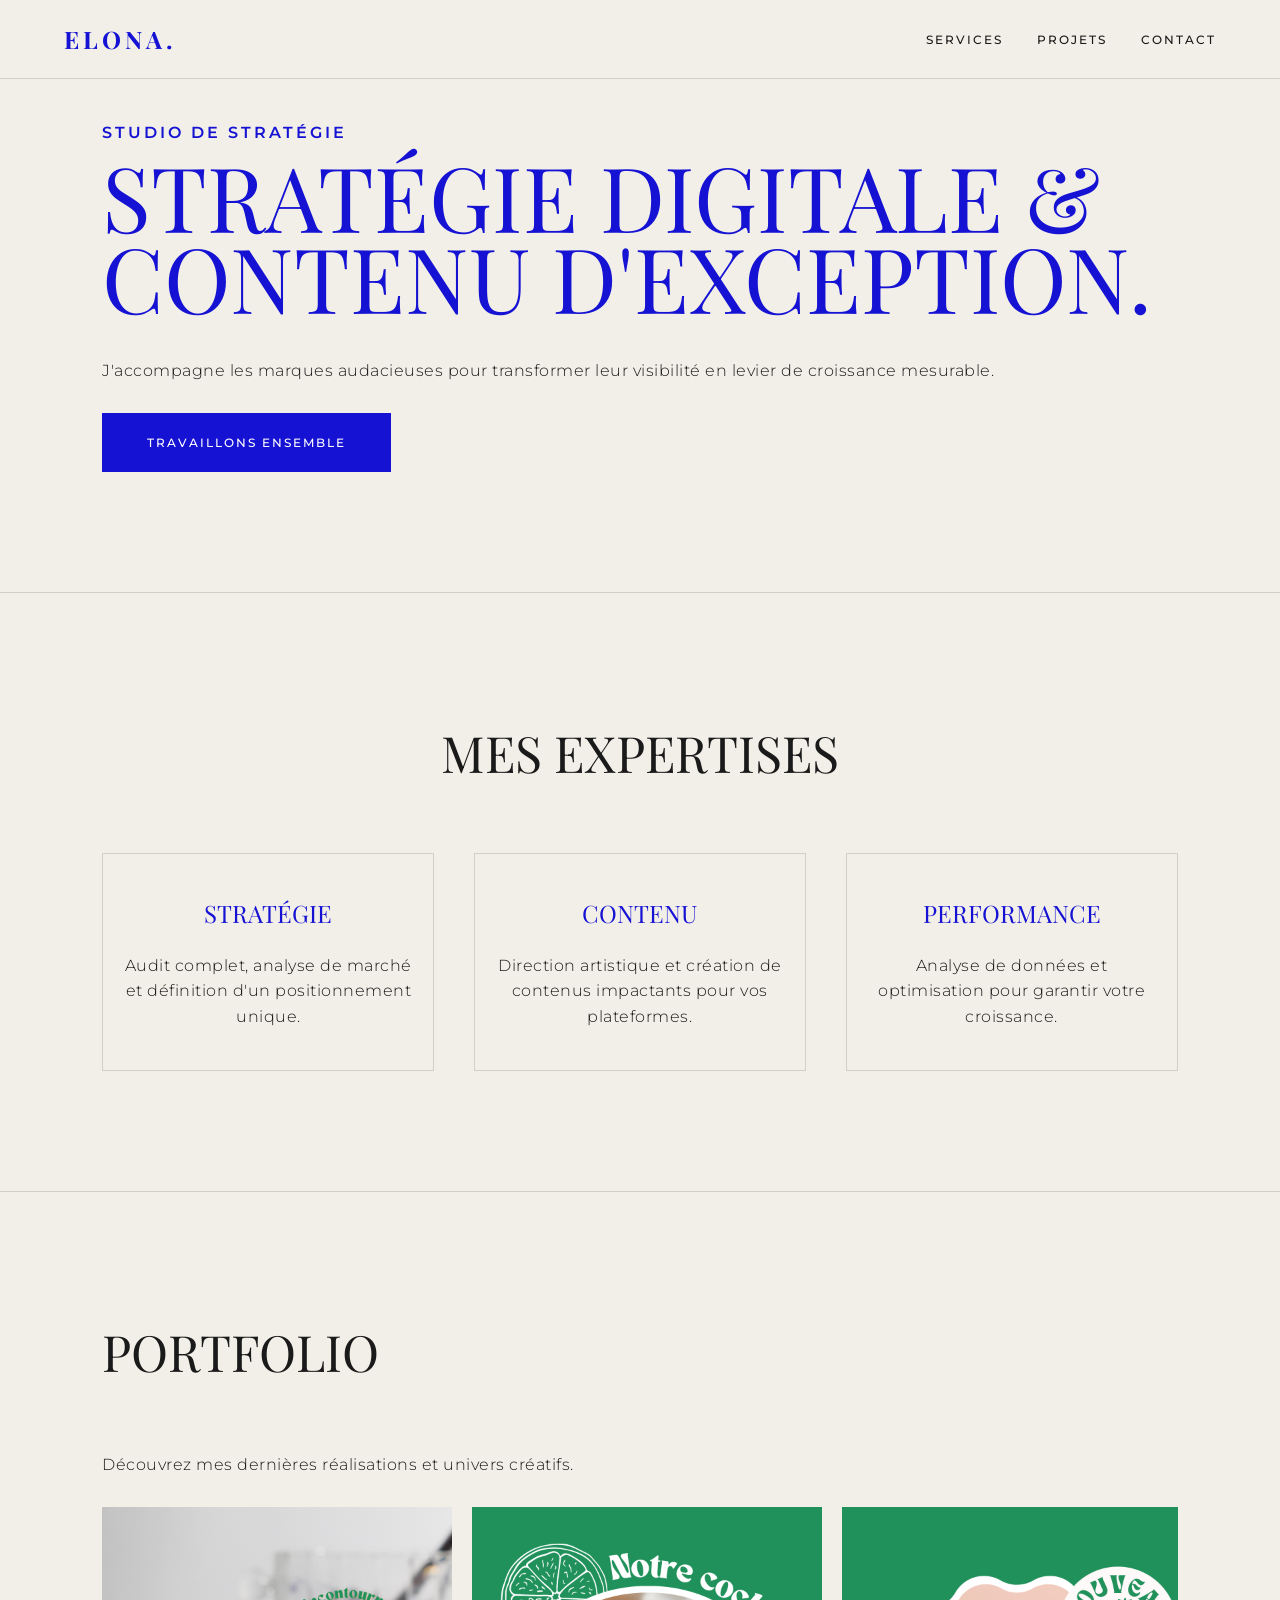
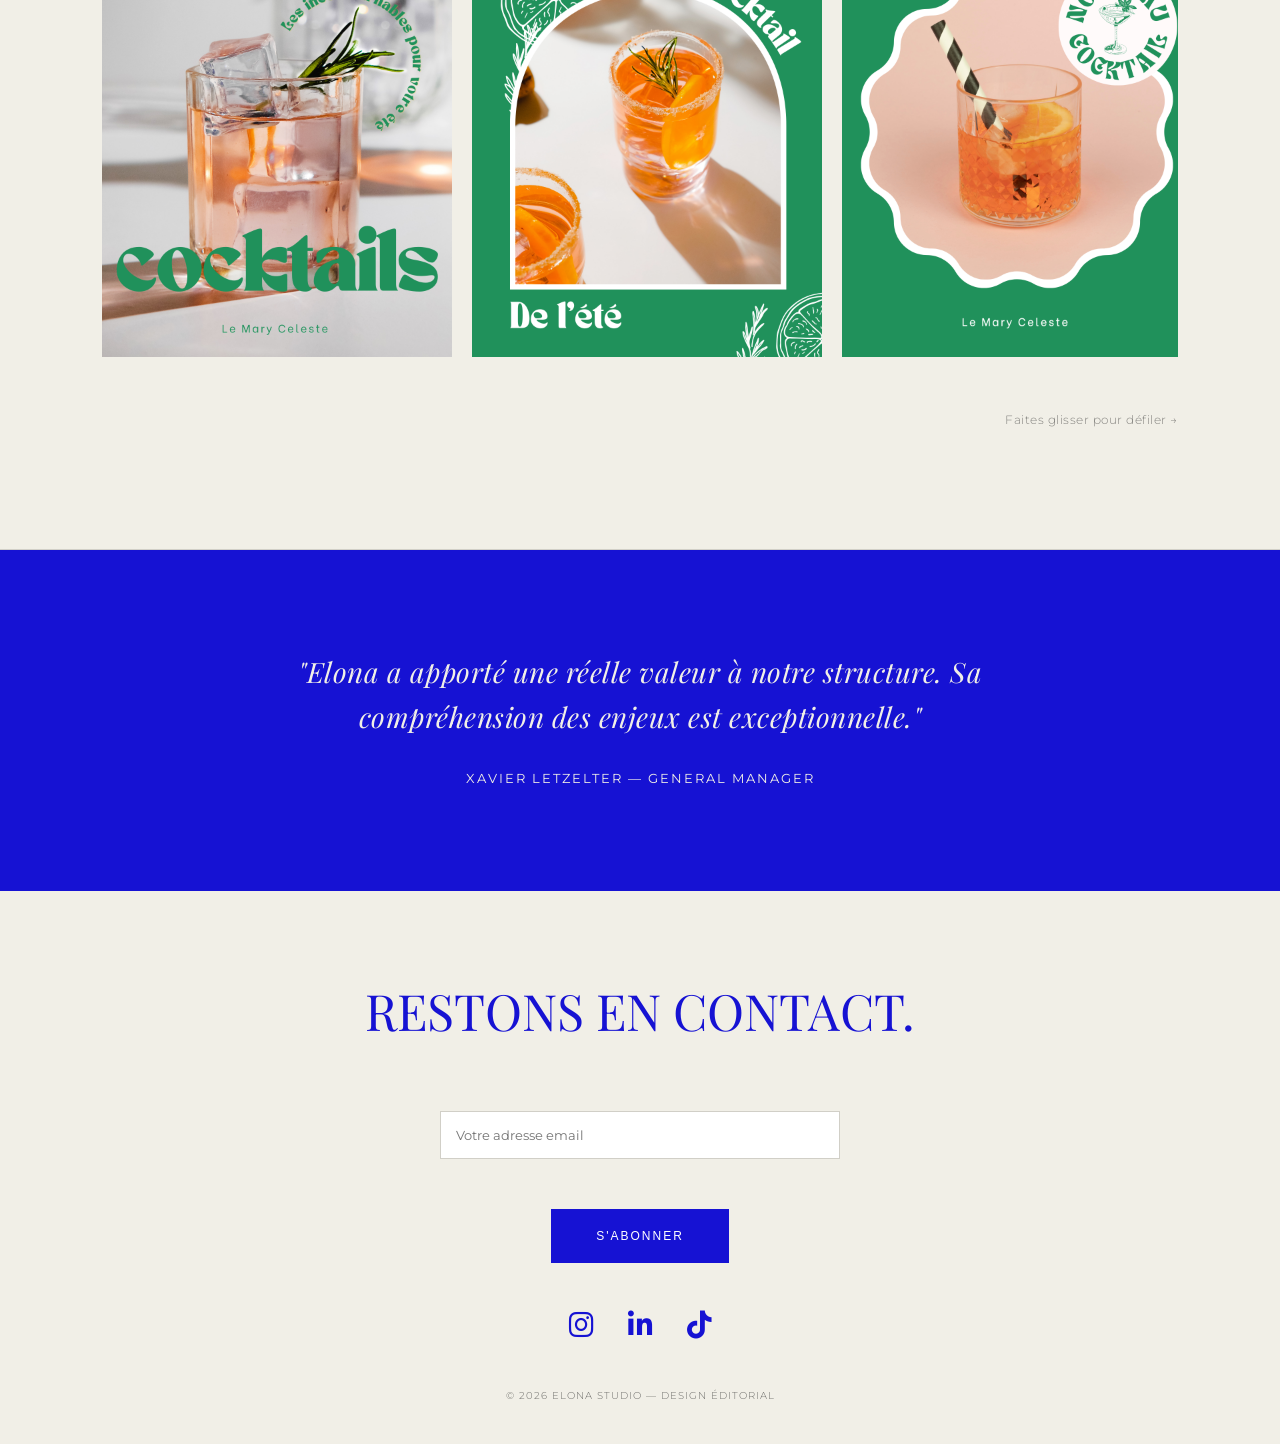
<file: Elona/index.html>
<!DOCTYPE html>
<html lang="fr">
<head>
    <meta charset="UTF-8">
    <meta name="viewport" content="width=device-width, initial-scale=1.0">
    <title>ELONA | Stratégie Digitale</title>
    
    <link href="https://fonts.googleapis.com/css2?family=Montserrat:wght@300;400;500;700&family=Playfair+Display:ital,wght@0,400;0,700;1,400&display=swap" rel="stylesheet">
    <link rel="stylesheet" href="https://cdnjs.cloudflare.com/ajax/libs/font-awesome/6.0.0/css/all.min.css">

    <style>
        :root {
            --bg: #F1EFE7;
            --text: #1a1a1a;
            --accent: #1612D3;
            --white: #ffffff;
            --border: #d1cfc7;
        }

        html { scroll-behavior: smooth; }
        * { margin: 0; padding: 0; box-sizing: border-box; }
        
        body {
            font-family: 'Montserrat', sans-serif;
            background: var(--bg);
            color: var(--text);
            line-height: 1.6;
            -webkit-font-smoothing: antialiased;
        }

        h1, h2, h3, .logo { 
            font-family: 'Playfair Display', serif; 
            font-weight: 400;
            text-transform: uppercase;
        }

        nav {
            position: fixed;
            top: 0; width: 100%;
            padding: 20px 5%;
            display: flex;
            justify-content: space-between;
            align-items: center;
            background: rgba(241, 239, 231, 0.9);
            backdrop-filter: blur(10px);
            z-index: 1000;
            border-bottom: 1px solid var(--border);
        }

        .logo { 
            font-size: 24px; 
            letter-spacing: 4px; 
            text-decoration: none; 
            color: var(--accent);
            font-weight: 700;
        }
        
        .nav-links a {
            text-decoration: none;
            color: var(--text);
            font-size: 12px;
            font-weight: 500;
            text-transform: uppercase;
            letter-spacing: 2px;
            margin-left: 30px;
            transition: 0.3s;
        }

        .nav-links a:hover { color: var(--accent); }

        section { padding: 120px 8%; border-bottom: 1px solid var(--border); }
        .container { max-width: 1100px; margin: 0 auto; }

        h1 { font-size: clamp(45px, 10vw, 90px); line-height: 0.9; margin-bottom: 40px; color: var(--accent); }
        h2 { font-size: clamp(30px, 5vw, 50px); margin-bottom: 60px; text-align: center; }
        p { font-size: 16px; font-weight: 300; letter-spacing: 0.5px; }

        .btn {
            display: inline-block;
            background: var(--accent);
            color: #fff;
            padding: 20px 45px;
            text-decoration: none;
            font-weight: 500;
            font-size: 12px;
            text-transform: uppercase;
            letter-spacing: 2px;
            transition: 0.4s cubic-bezier(0.165, 0.84, 0.44, 1);
            margin-top: 30px;
            border: none;
            cursor: pointer;
        }

        .btn:hover { background: var(--text); transform: translateY(-5px); }

        .grid { display: grid; grid-template-columns: repeat(auto-fit, minmax(300px, 1fr)); gap: 40px; }
        .card { padding: 40px 20px; text-align: center; border: 1px solid var(--border); transition: 0.3s; }
        .card:hover { border-color: var(--accent); }
        .card h3 { font-size: 24px; margin-bottom: 20px; color: var(--accent); }

        /* --- SLIDER PORTFOLIO --- */
        .slider-wrapper {
            width: 100%;
            overflow-x: auto;
            overflow-y: hidden;
            white-space: nowrap;
            cursor: grab;
            padding-bottom: 30px;
            -webkit-overflow-scrolling: touch;
        }

        .slider-wrapper::-webkit-scrollbar { height: 4px; }
        .slider-wrapper::-webkit-scrollbar-track { background: var(--border); }
        .slider-wrapper::-webkit-scrollbar-thumb { background: var(--accent); }

        .slider-track { display: inline-flex; gap: 20px; }

        .slide {
            flex: 0 0 350px;
            height: 450px; /* Force la hauteur */
            background: #e0e0e0; /* Gris clair en attendant l'image */
            overflow: hidden;
            position: relative;
        }

        .slide img {
            width: 100%;
            height: 100%;
            display: block !important; /* Force l'affichage */
            object-fit: cover;
            transition: transform 0.5s ease;
        }

        .slide:hover img { transform: scale(1.05); }

        /* --- TESTIMONIALS --- */
        #testimonial-slider {
            background: var(--accent);
            color: var(--bg);
            text-align: center;
            border: none;
            padding: 100px 10%;
            min-height: 300px;
            display: flex;
            align-items: center;
            justify-content: center;
        }

        .testimonial { display: none; width: 100%; }
        .testimonial.active { display: block; animation: fadeIn 0.8s; }
        @keyframes fadeIn { from { opacity: 0; } to { opacity: 1; } }
        .testimonial p { font-family: 'Playfair Display', serif; font-style: italic; font-size: clamp(20px, 4vw, 28px); max-width: 800px; margin: 0 auto; color: var(--bg); }

        footer { background: var(--bg); padding: 80px 10% 40px; text-align: center; }
        .newsletter input { padding: 15px; border: 1px solid var(--border); background: white; color: var(--text); width: 100%; max-width: 400px; margin-bottom: 20px; font-family: 'Montserrat', sans-serif; }
        .footer-links { margin-top: 40px; }
        .footer-links a { color: var(--accent); font-size: 28px; margin: 0 15px; text-decoration: none; transition: 0.3s; }
        .footer-links a:hover { transform: scale(1.2); color: var(--text); }

        @media (max-width: 768px) {
            section { padding: 80px 5%; }
            .nav-links { display: none; }
            h1 { font-size: 50px; }
            .slide { flex: 0 0 280px; height: 380px; }
        }
    </style>
</head>

<body>

<nav>
    <a href="#" class="logo">ELONA.</a>
    <div class="nav-links">
        <a href="#services">Services</a>
        <a href="#projets">Projets</a>
        <a href="#contact">Contact</a>
    </div>
</nav>

<section id="home">
    <div class="container">
        <p style="text-transform: uppercase; letter-spacing: 3px; margin-bottom: 10px; color: var(--accent); font-weight: 600;">Studio de stratégie</p>
        <h1>Stratégie digitale & contenu d'exception.</h1>
        <p>J'accompagne les marques audacieuses pour transformer leur visibilité en levier de croissance mesurable.</p>
        <a href="#contact" class="btn">Travaillons ensemble</a>
    </div>
</section>

<section id="services">
    <div class="container">
        <h2>Mes Expertises</h2>
        <div class="grid">
            <div class="card">
                <h3>Stratégie</h3>
                <p>Audit complet, analyse de marché et définition d'un positionnement unique.</p>
            </div>
            <div class="card">
                <h3>Contenu</h3>
                <p>Direction artistique et création de contenus impactants pour vos plateformes.</p>
            </div>
            <div class="card">
                <h3>Performance</h3>
                <p>Analyse de données et optimisation pour garantir votre croissance.</p>
            </div>
        </div>
    </div>
</section>

<section id="projets">
    <div class="container">
        <h2 style="text-align: left;">Portfolio</h2>
        <p style="margin-bottom: 30px;">Découvrez mes dernières réalisations et univers créatifs.</p>
        
        <div class="slider-wrapper">
            <div class="slider-track">
                <div class="slide"><img src="images/1.png" alt="Projet 1"></div>
    <div class="slide"><img src="images/2.png" alt="Projet 2"></div>
    <div class="slide"><img src="images/3.png" alt="Projet 3"></div>
    <div class="slide"><img src="images/4.png" alt="Projet 4"></div>
    <div class="slide"><img src="images/5.png" alt="Projet 5"></div>
    <div class="slide"><img src="images/6.png" alt="Projet 6"></div>
    <div class="slide"><img src="images/7.png" alt="Projet 7"></div>
    <div class="slide"><img src="images/8.png" alt="Projet 8"></div>
    <div class="slide"><img src="images/9.png" alt="Projet 9"></div>
    <div class="slide"><img src="images/10.png" alt="Projet 10"></div>
    <div class="slide"><img src="images/11.png" alt="Projet 11"></div>
    <div class="slide"><img src="images/12.png" alt="Projet 12"></div>
    <div class="slide"><img src="images/13.png" alt="Projet 13"></div>
    <div class="slide"><img src="images/14.png" alt="Projet 14"></div>
            </div>
        </div>
        
        <p style="font-size: 12px; margin-top: 15px; opacity: 0.5; text-align: right;">Faites glisser pour défiler →</p>
    </div>
</section>

<section id="testimonial-slider">
    <div class="container">
        <div class="testimonial active">
            <p>"Elona a apporté une réelle valeur à notre structure. Sa compréhension des enjeux est exceptionnelle."</p>
            <br><small style="text-transform: uppercase; letter-spacing: 2px;">Xavier Letzelter — General Manager</small>
        </div>
        <div class="testimonial">
            <p>"Une approche structurée et orientée performance. Les résultats ont dépassé nos objectifs."</p>
            <br><small style="text-transform: uppercase; letter-spacing: 2px;">Aimee Bergeret — Head of Brand Marketing</small>
        </div>
        <div class="testimonial">
            <p>"Professionnalisme et initiative. Elle a optimisé tout notre plan de communication."</p>
            <br><small style="text-transform: uppercase; letter-spacing: 2px;">Lino Fillaudeau — Country Manager France</small>
        </div>
    </div>
</section>

<footer id="contact">
    <div class="container">
        <h2 style="color:var(--accent)">Restons en contact.</h2>
        <div class="newsletter">
            <input type="email" placeholder="Votre adresse email">
            <br>
            <button class="btn">S'abonner</button>
        </div>
        
        <div class="footer-links">
            <a href="https://www.instagram.com/adressessecretes/?hl=fr" target="_blank"><i class="fab fa-instagram"></i></a>
            <a href="https://www.linkedin.com/in/elona-renaux/" target="_blank"><i class="fab fa-linkedin-in"></i></a>
            <a href="https://www.tiktok.com/@adressessecretes" target="_blank"><i class="fab fa-tiktok"></i></a>
        </div>
        
        <p style="margin: 40px auto 0; font-size: 10px; letter-spacing: 1px; opacity: 0.6;">© 2026 ELONA STUDIO — DESIGN ÉDITORIAL</p>
    </div>
</footer>

<script>
    // Slider Témoignages
    let current = 0;
    const items = document.querySelectorAll('.testimonial');
    function nextSlide() {
        if(items.length > 0) {
            items[current].classList.remove('active');
            current = (current + 1) % items.length;
            items[current].classList.add('active');
        }
    }
    setInterval(nextSlide, 5000);

    // Diagnostic Images : Si une image ne charge pas, on met une bordure rouge pour alerter
    document.querySelectorAll('.slide img').forEach(img => {
        img.onerror = function() {
            this.style.border = "2px solid red";
            console.error("Image non trouvée : " + this.src);
        };
    });
</script>

</body>
</html>
</file>
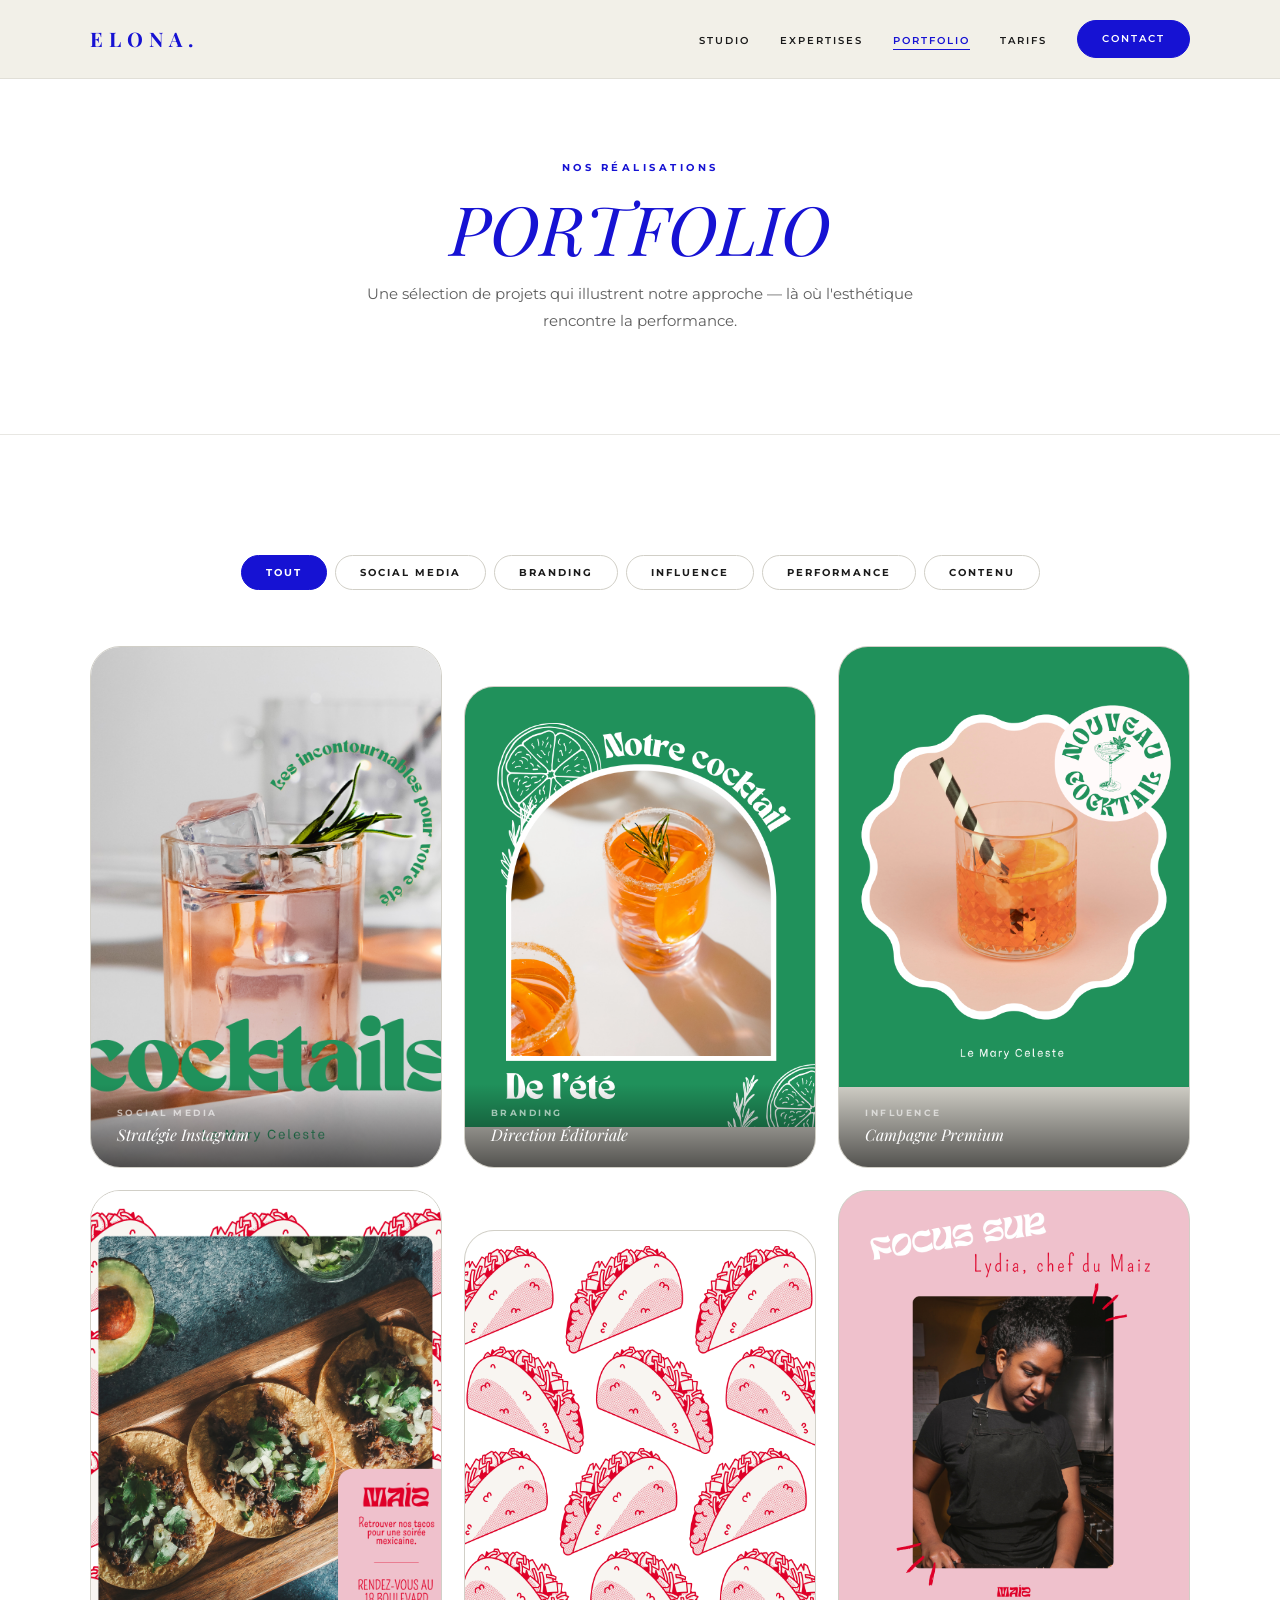
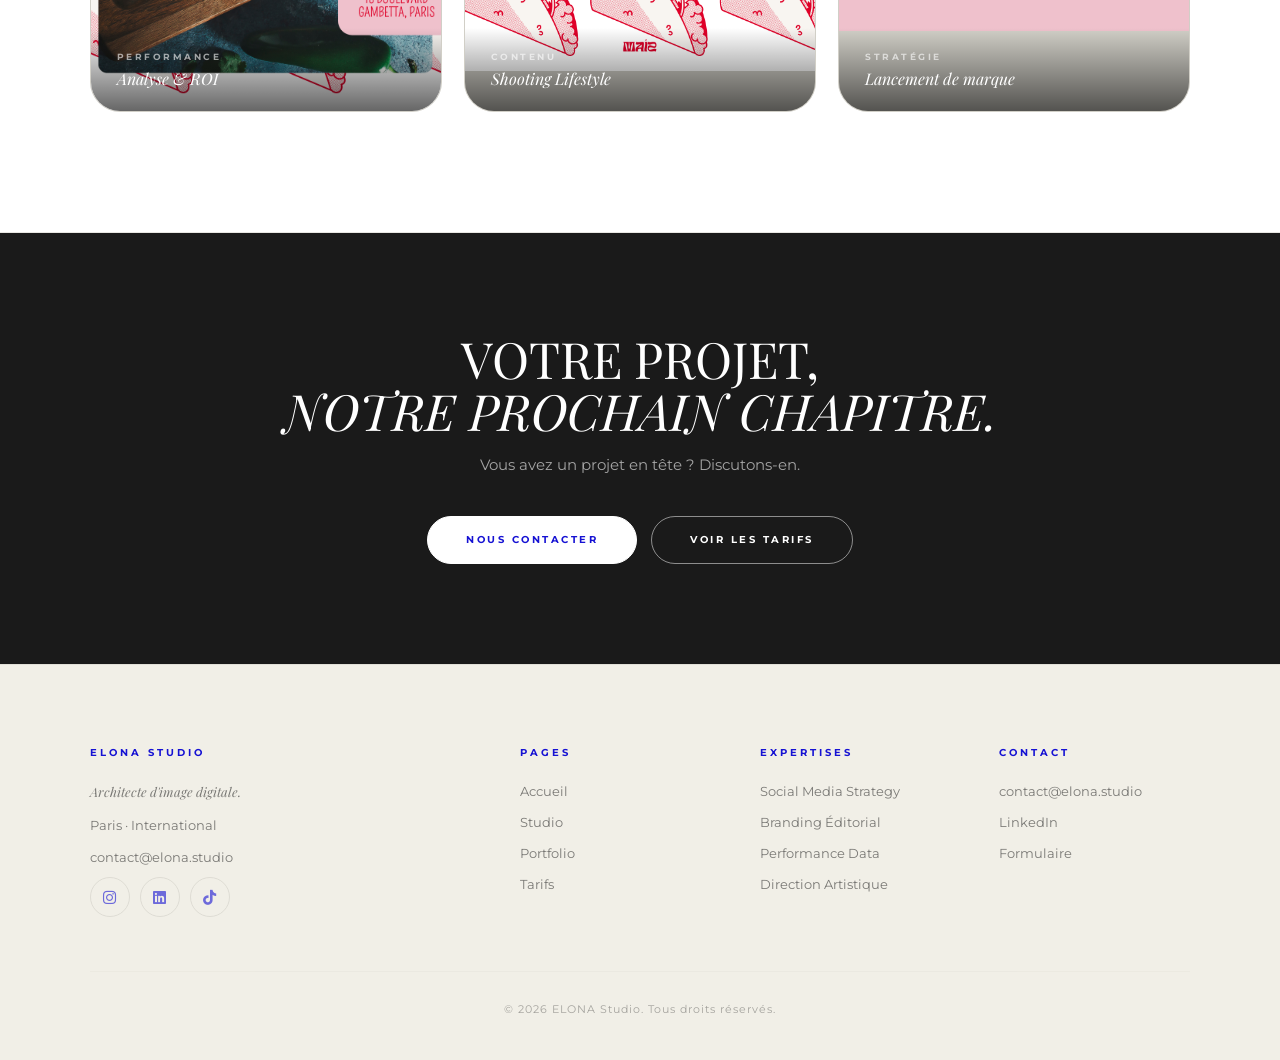
<file: portfolio.html>
<!DOCTYPE html>
<html lang="fr">
<head>
  <meta charset="UTF-8">
  <meta name="viewport" content="width=device-width, initial-scale=1.0">
  <title>Portfolio — ELONA Studio</title>
  <meta name="description" content="Découvrez les réalisations d'ELONA Studio : stratégie social media, branding éditorial, campagnes influence et direction artistique pour marques premium.">
  <meta name="robots" content="index, follow">
  <meta name="theme-color" content="#1612D3">

  <link rel="icon" href="data:image/svg+xml,<svg xmlns='http://www.w3.org/2000/svg' viewBox='0 0 100 100'><text y='.9em' font-size='90' font-family='serif'>E</text></svg>">
  <link rel="preconnect" href="https://fonts.googleapis.com">
  <link rel="preconnect" href="https://fonts.gstatic.com" crossorigin>
  <link rel="stylesheet" href="https://fonts.googleapis.com/css2?family=Montserrat:wght@300;400;500;600;700&family=Playfair+Display:ital,wght@0,400;0,700;1,400;1,700&display=swap">
  <link rel="stylesheet" href="https://cdnjs.cloudflare.com/ajax/libs/font-awesome/6.0.0/css/all.min.css">
  <link rel="stylesheet" href="shared.css">

  <style>
    /* ── FILTERS ── */
    .portfolio__filters {
      display: flex; justify-content: center; gap: 8px; flex-wrap: wrap;
      margin-bottom: 56px;
    }
    .filter-btn {
      padding: 10px 24px; font-family: var(--font-sans); font-size: 10px; font-weight: 700;
      text-transform: uppercase; letter-spacing: 2px; border-radius: 50px;
      border: 1.5px solid var(--border); background: transparent; color: var(--text);
      cursor: pointer; transition: background var(--transition), color var(--transition), border-color var(--transition);
    }
    .filter-btn.active,
    .filter-btn:hover { background: var(--accent); color: var(--white); border-color: var(--accent); }

    /* ── GRID ── */
    .portfolio__grid {
      display: grid;
      grid-template-columns: repeat(3, 1fr);
      gap: 22px;
    }

    /* Masonry-like varied heights */
    .portfolio-item {
      border-radius: var(--radius-lg); overflow: hidden; border: 1px solid var(--border);
      position: relative; cursor: pointer;
      transition: transform var(--transition), box-shadow var(--transition);
      background: var(--border);
    }
    .portfolio-item:nth-child(3n+2) { margin-top: 40px; }
    .portfolio-item:hover { transform: translateY(-8px); box-shadow: var(--shadow-lg); }

    .portfolio-item img {
      width: 100%; height: 440px; object-fit: cover;
      transition: transform 0.8s var(--ease-out), filter 0.5s;
      display: block;
    }
    .portfolio-item:nth-child(3n+1) img { height: 520px; }
    .portfolio-item:hover img { transform: scale(1.06); filter: brightness(0.6); }

    .portfolio-item__overlay {
      position: absolute; inset: 0;
      background: linear-gradient(to top, rgba(22,18,211,0.92) 0%, transparent 58%);
      opacity: 0; display: flex; align-items: flex-end; padding: 32px;
      transition: opacity 0.4s var(--ease-out);
    }
    .portfolio-item:hover .portfolio-item__overlay { opacity: 1; }

    .portfolio-item__bar {
      position: absolute; bottom: 0; left: 0; right: 0;
      padding: 22px 26px; background: linear-gradient(to top, rgba(0,0,0,0.6), transparent);
    }
    .portfolio-item__bar-cat { display: block; font-size: 9px; letter-spacing: 2.5px; text-transform: uppercase; font-weight: 700; color: rgba(255,255,255,0.6); margin-bottom: 5px; }
    .portfolio-item__bar-title { font-size: 16px; font-family: var(--font-serif); font-style: italic; color: var(--white); line-height: 1.25; }

    .portfolio-item__category { display: block; font-size: 9px; letter-spacing: 2.5px; text-transform: uppercase; font-weight: 700; color: rgba(255,255,255,0.65); margin-bottom: 6px; }
    .portfolio-item__title    { font-size: 18px; font-family: var(--font-serif); font-style: italic; color: var(--white); line-height: 1.25; margin-bottom: 12px; }
    .portfolio-item__desc     { font-size: 12px; color: rgba(255,255,255,0.7); line-height: 1.6; }

    /* hidden when filtered */
    .portfolio-item.hidden { display: none; }

    /* ── CTA STRIP ── */
    .cta-strip { padding: 100px 7%; background: var(--text); color: var(--white); text-align: center; }
    .cta-strip h2 { color: var(--white); margin-bottom: 14px; }
    .cta-strip p  { opacity: 0.6; max-width: 460px; margin: 0 auto 38px; font-size: 15px; }
    .cta-strip .btn-group { display: flex; justify-content: center; gap: 14px; flex-wrap: wrap; }

    /* Responsive */
    @media(max-width:900px) {
      .portfolio__grid { grid-template-columns: repeat(2, 1fr); }
      .portfolio-item:nth-child(3n+2) { margin-top: 0; }
      .portfolio-item:nth-child(2n+2) { margin-top: 36px; }
    }
    @media(max-width:600px) {
      .portfolio__grid { grid-template-columns: 1fr; }
      .portfolio-item:nth-child(n) { margin-top: 0; }
      .portfolio-item img,
      .portfolio-item:nth-child(3n+1) img { height: 300px; }
      .cta-strip .btn-group { flex-direction: column; }
    }
  </style>
</head>
<body>

  <!-- NAVIGATION -->
  <nav class="nav" role="navigation" aria-label="Navigation principale">
    <a href="index.html" class="nav__logo" aria-label="ELONA Studio — accueil">ELONA.</a>
    <button class="nav__burger" id="nav-burger" aria-expanded="false" aria-controls="nav-list" aria-label="Ouvrir le menu">
      <i class="fas fa-bars" aria-hidden="true"></i>
    </button>
    <ul class="nav__list" id="nav-list" role="list">
      <li><a href="studio.html">Studio</a></li>
      <li><a href="studio.html#services">Expertises</a></li>
      <li><a href="portfolio.html" class="nav-active">Portfolio</a></li>
      <li><a href="studio.html#tarifs">Tarifs</a></li>
      <li><a href="studio.html#contact" class="btn" style="padding:10px 24px;font-size:10px">Contact</a></li>
    </ul>
  </nav>

  <main>

    <!-- PAGE HEADER -->
    <header class="page-header" aria-labelledby="page-title">
      <div class="container reveal">
        <span class="label">Nos réalisations</span>
        <h1 id="page-title">Portfolio</h1>
        <p>Une sélection de projets qui illustrent notre approche — là où l'esthétique rencontre la performance.</p>
      </div>
    </header>

    <!-- PORTFOLIO -->
    <section class="section section--white" id="projets" aria-labelledby="projets-title">
      <div class="container">

        <!-- Filters -->
        <div class="portfolio__filters reveal" role="group" aria-label="Filtrer par catégorie">
          <button class="filter-btn active" data-filter="all">Tout</button>
          <button class="filter-btn" data-filter="social">Social Media</button>
          <button class="filter-btn" data-filter="branding">Branding</button>
          <button class="filter-btn" data-filter="influence">Influence</button>
          <button class="filter-btn" data-filter="performance">Performance</button>
          <button class="filter-btn" data-filter="contenu">Contenu</button>
        </div>

        <!-- Grid -->
        <div class="portfolio__grid" id="portfolio-grid">

          <article class="portfolio-item reveal reveal--d1" data-cat="social">
            <img src="images/1.png" alt="Stratégie Instagram — refonte et croissance de compte" loading="lazy" width="400" height="520">
            <div class="portfolio-item__bar" aria-hidden="true">
              <span class="portfolio-item__bar-cat">Social Media</span>
              <p class="portfolio-item__bar-title">Stratégie Instagram</p>
            </div>
            <div class="portfolio-item__overlay" aria-hidden="true">
              <div>
                <span class="portfolio-item__category">Social Media</span>
                <p class="portfolio-item__title">Stratégie Instagram</p>
                <p class="portfolio-item__desc">Refonte éditoriale, +140% de followers organiques en 5 mois.</p>
              </div>
            </div>
          </article>

          <article class="portfolio-item reveal reveal--d2" data-cat="branding">
            <img src="images/2.png" alt="Direction Éditoriale — identité visuelle premium" loading="lazy" width="400" height="440">
            <div class="portfolio-item__bar" aria-hidden="true">
              <span class="portfolio-item__bar-cat">Branding</span>
              <p class="portfolio-item__bar-title">Direction Éditoriale</p>
            </div>
            <div class="portfolio-item__overlay" aria-hidden="true">
              <div>
                <span class="portfolio-item__category">Branding</span>
                <p class="portfolio-item__title">Direction Éditoriale</p>
                <p class="portfolio-item__desc">Charte graphique complète, templates & brand book.</p>
              </div>
            </div>
          </article>

          <article class="portfolio-item reveal reveal--d3" data-cat="influence">
            <img src="images/3.png" alt="Campagne Premium — activation influenceurs lifestyle" loading="lazy" width="400" height="520">
            <div class="portfolio-item__bar" aria-hidden="true">
              <span class="portfolio-item__bar-cat">Influence</span>
              <p class="portfolio-item__bar-title">Campagne Premium</p>
            </div>
            <div class="portfolio-item__overlay" aria-hidden="true">
              <div>
                <span class="portfolio-item__category">Influence</span>
                <p class="portfolio-item__title">Campagne Premium</p>
                <p class="portfolio-item__desc">Activation de 12 créateurs lifestyle, 2M+ d'impressions.</p>
              </div>
            </div>
          </article>

          <article class="portfolio-item reveal reveal--d1" data-cat="performance">
            <img src="images/4.png" alt="Analyse ROI — dashboard et optimisation tunnel" loading="lazy" width="400" height="440">
            <div class="portfolio-item__bar" aria-hidden="true">
              <span class="portfolio-item__bar-cat">Performance</span>
              <p class="portfolio-item__bar-title">Analyse & ROI</p>
            </div>
            <div class="portfolio-item__overlay" aria-hidden="true">
              <div>
                <span class="portfolio-item__category">Performance</span>
                <p class="portfolio-item__title">Analyse & ROI</p>
                <p class="portfolio-item__desc">Dashboard live & optimisation tunnel e-commerce, +42% de conversion.</p>
              </div>
            </div>
          </article>

          <article class="portfolio-item reveal reveal--d2" data-cat="contenu">
            <img src="images/5.png" alt="Shooting Lifestyle — production de contenus premium" loading="lazy" width="400" height="520">
            <div class="portfolio-item__bar" aria-hidden="true">
              <span class="portfolio-item__bar-cat">Contenu</span>
              <p class="portfolio-item__bar-title">Shooting Lifestyle</p>
            </div>
            <div class="portfolio-item__overlay" aria-hidden="true">
              <div>
                <span class="portfolio-item__category">Contenu</span>
                <p class="portfolio-item__title">Shooting Lifestyle</p>
                <p class="portfolio-item__desc">Direction artistique & production d'un master d'assets 3 mois.</p>
              </div>
            </div>
          </article>

          <article class="portfolio-item reveal reveal--d3" data-cat="social branding">
            <img src="images/6.png" alt="Lancement de marque — stratégie go-to-market" loading="lazy" width="400" height="440">
            <div class="portfolio-item__bar" aria-hidden="true">
              <span class="portfolio-item__bar-cat">Stratégie</span>
              <p class="portfolio-item__bar-title">Lancement de marque</p>
            </div>
            <div class="portfolio-item__overlay" aria-hidden="true">
              <div>
                <span class="portfolio-item__category">Stratégie</span>
                <p class="portfolio-item__title">Lancement de marque</p>
                <p class="portfolio-item__desc">Strategy book complet & go-to-market digital pour nouveau concept store.</p>
              </div>
            </div>
          </article>

        </div>
      </div>
    </section>

    <!-- CTA STRIP -->
    <section class="cta-strip" aria-label="Appel à l'action">
      <div class="container reveal">
        <h2>Votre projet,<br><em>notre prochain chapitre.</em></h2>
        <p>Vous avez un projet en tête ? Discutons-en.</p>
        <div class="btn-group">
          <a href="studio.html#contact" class="btn btn--white">Nous contacter</a>
          <a href="studio.html#tarifs"  class="btn btn--white-ghost">Voir les tarifs</a>
        </div>
      </div>
    </section>

  </main>

  <!-- FOOTER -->
  <footer>
    <div class="footer__grid">
      <div class="footer__col">
        <h4>ELONA Studio</h4>
        <p class="footer__tagline">Architecte d'image digitale.</p>
        <p>Paris · International</p>
        <a href="mailto:contact@elona.studio">contact@elona.studio</a>
        <div class="footer__social">
          <a href="https://www.instagram.com/adressessecretes/" target="_blank" rel="noopener noreferrer" aria-label="Instagram"><i class="fab fa-instagram" aria-hidden="true"></i></a>
          <a href="https://www.linkedin.com/in/elona-renaux/"   target="_blank" rel="noopener noreferrer" aria-label="LinkedIn"><i class="fab fa-linkedin"  aria-hidden="true"></i></a>
          <a href="https://www.tiktok.com/@adressessecretes"    target="_blank" rel="noopener noreferrer" aria-label="TikTok"><i class="fab fa-tiktok"   aria-hidden="true"></i></a>
        </div>
      </div>
      <div class="footer__col">
        <h4>Pages</h4>
        <a href="index.html">Accueil</a>
        <a href="studio.html">Studio</a>
        <a href="portfolio.html">Portfolio</a>
        <a href="studio.html#tarifs">Tarifs</a>
      </div>
      <div class="footer__col">
        <h4>Expertises</h4>
        <a href="studio.html#services">Social Media Strategy</a>
        <a href="studio.html#services">Branding Éditorial</a>
        <a href="studio.html#services">Performance Data</a>
        <a href="studio.html#services">Direction Artistique</a>
      </div>
      <div class="footer__col">
        <h4>Contact</h4>
        <a href="mailto:contact@elona.studio">contact@elona.studio</a>
        <a href="https://www.linkedin.com/in/elona-renaux/" target="_blank" rel="noopener noreferrer">LinkedIn</a>
        <a href="studio.html#contact">Formulaire</a>
      </div>
    </div>
    <p class="footer__bottom">© <span class="footer-year"></span> ELONA Studio. Tous droits réservés.</p>
  </footer>

  <script src="shared.js"></script>
  <script>
    'use strict';
    /* Portfolio filter */
    const filterBtns = document.querySelectorAll('.filter-btn');
    const items = document.querySelectorAll('.portfolio-item');

    filterBtns.forEach(btn => {
      btn.addEventListener('click', () => {
        filterBtns.forEach(b => b.classList.remove('active'));
        btn.classList.add('active');
        const cat = btn.dataset.filter;
        items.forEach(item => {
          const cats = (item.dataset.cat || '').split(' ');
          const show = cat === 'all' || cats.includes(cat);
          item.classList.toggle('hidden', !show);
          /* re-trigger reveal animation */
          if (show) {
            item.classList.remove('active');
            setTimeout(() => item.classList.add('active'), 50);
          }
        });
      });
    });
  </script>
</body>
</html>
</file>
<file: shared.css>
/* ================================================
   ELONA STUDIO — SHARED STYLES
   Design tokens, reset, typography, layout,
   nav, footer, components used on every page.
================================================ */

/* 1. TOKENS */
:root {
  --bg:           #F1EFE7;
  --text:         #1a1a1a;
  --accent:       #1612D3;
  --white:        #ffffff;
  --border:       #d1cfc7;
  --border-light: rgba(209,207,199,0.5);
  --font-serif:   'Playfair Display', Georgia, serif;
  --font-sans:    'Montserrat', system-ui, sans-serif;
  --radius-md:    20px;
  --radius-lg:    30px;
  --ease-out:     cubic-bezier(0.16,1,0.3,1);
  --transition:   0.4s var(--ease-out);
  --shadow-sm:    0 2px 12px rgba(22,18,211,0.06);
  --shadow-md:    0 8px 40px rgba(22,18,211,0.12);
  --shadow-lg:    0 20px 80px rgba(22,18,211,0.18);
}

/* 2. RESET */
*,*::before,*::after{margin:0;padding:0;box-sizing:border-box}
html{scroll-behavior:smooth;-webkit-font-smoothing:antialiased;-moz-osx-font-smoothing:grayscale}
body{font-family:var(--font-sans);background:var(--bg);color:var(--text);line-height:1.6;overflow-x:hidden}
img{display:block;max-width:100%}

/* 3. TYPOGRAPHY */
h1,h2,h3{font-family:var(--font-serif);font-weight:400;line-height:1.05}
h1{font-size:clamp(42px,7vw,80px);color:var(--accent);text-transform:uppercase}
h2{font-size:clamp(28px,4vw,50px);text-transform:uppercase}
h3{font-size:clamp(17px,2vw,22px)}
p{line-height:1.75}
.label{display:block;font-size:10px;font-weight:700;text-transform:uppercase;letter-spacing:3.5px;color:var(--accent)}

/* 4. LAYOUT */
.section{padding:120px 7%;border-bottom:1px solid var(--border-light);position:relative;overflow:hidden}
.section--white{background:var(--white)}
.section--accent{background:var(--accent);color:var(--bg);border-bottom:none}
.container{max-width:1180px;margin:0 auto;width:100%}
.section__header{text-align:center;margin-bottom:64px}
.section__header .label{margin-bottom:14px}

/* 5. ANIMATIONS */
.reveal{opacity:0;transform:translateY(30px);transition:opacity 0.9s var(--ease-out),transform 0.9s var(--ease-out)}
.reveal.active{opacity:1;transform:translateY(0)}
.reveal--d1{transition-delay:0.1s}
.reveal--d2{transition-delay:0.2s}
.reveal--d3{transition-delay:0.3s}
.reveal--d4{transition-delay:0.4s}
@keyframes fadeIn{from{opacity:0}to{opacity:1}}
@keyframes slideUp{from{opacity:0;transform:translateY(16px)}to{opacity:1;transform:none}}

/* 6. BUTTONS */
.btn{display:inline-flex;align-items:center;justify-content:center;gap:10px;padding:15px 38px;font-family:var(--font-sans);font-size:10px;font-weight:700;text-transform:uppercase;letter-spacing:2.5px;text-decoration:none;border-radius:50px;border:1.5px solid var(--accent);background:var(--accent);color:var(--white);cursor:pointer;white-space:nowrap;transition:background var(--transition),color var(--transition),transform var(--transition),box-shadow var(--transition),border-color var(--transition)}
.btn:hover{background:var(--text);border-color:var(--text);transform:translateY(-3px);box-shadow:var(--shadow-md)}
.btn--ghost{background:transparent;color:var(--accent)}
.btn--ghost:hover{background:var(--accent);color:var(--white);border-color:var(--accent)}
.btn--full{width:100%}
.btn--white{background:var(--white);color:var(--accent);border-color:var(--white)}
.btn--white:hover{background:transparent;color:var(--white)}
.btn--white-ghost{background:transparent;color:var(--white);border-color:rgba(255,255,255,0.5)}
.btn--white-ghost:hover{background:var(--white);color:var(--accent);border-color:var(--white)}

/* 7. NAVIGATION */
.nav{position:fixed;inset:0 0 auto;padding:20px 7%;display:flex;justify-content:space-between;align-items:center;background:rgba(241,239,231,0.92);backdrop-filter:blur(20px);-webkit-backdrop-filter:blur(20px);z-index:2000;border-bottom:1px solid var(--border-light);transition:padding var(--transition),box-shadow var(--transition)}
.nav.scrolled{padding-block:12px;box-shadow:var(--shadow-sm)}
.nav__logo{font-family:var(--font-serif);font-size:20px;font-weight:700;letter-spacing:6px;text-decoration:none;text-transform:uppercase;color:var(--accent);transition:opacity var(--transition)}
.nav__logo:hover{opacity:0.7}
.nav__list{display:flex;align-items:center;gap:30px;list-style:none}
.nav__list a{text-decoration:none;color:var(--text);font-size:10px;font-weight:600;text-transform:uppercase;letter-spacing:2px;position:relative;transition:color 0.3s}
.nav__list a:not(.btn)::after{content:'';position:absolute;bottom:-3px;left:0;width:0;height:1px;background:var(--accent);transition:width 0.4s var(--ease-out)}
.nav__list a:hover{color:var(--accent)}
.nav__list a:not(.btn):hover::after,.nav__list a.nav-active:not(.btn)::after{width:100%}
.nav__list a.nav-active{color:var(--accent)}
.nav__burger{display:none;background:none;border:none;cursor:pointer;color:var(--accent);font-size:18px;min-width:44px;min-height:44px;align-items:center;justify-content:center}
.nav__list .btn{color:var(--white) !important;}

/* 8. TESTIMONIALS CAROUSEL (shared) */
.testimonials__carousel{position:relative;overflow:hidden;touch-action:pan-y;cursor:grab}
.testimonials__carousel:active{cursor:grabbing}
.testimonials__track{display:flex;transition:transform 0.55s var(--ease-out);will-change:transform}
.testimonial-slide{flex:0 0 100%;padding:0 10px;display:flex;flex-direction:column;align-items:center;text-align:center}
.testimonial__photo{width:80px;height:80px;border-radius:50%;object-fit:cover;object-position:center top;border:2px solid rgba(241,239,231,0.25);margin-bottom:26px;background:rgba(241,239,231,0.1)}
.testimonial__quote{font-size:clamp(15px,2vw,18px);font-family:var(--font-serif);font-style:italic;line-height:1.8;opacity:0.92;max-width:760px}
.testimonial__author{display:block;margin-top:26px;font-size:10px;text-transform:uppercase;letter-spacing:3px;font-weight:700;opacity:0.6}
.testimonial__company{display:block;margin-top:6px;font-size:11px;opacity:0.45;font-weight:500}
.testimonial__logo{height:26px;width:auto;margin-top:20px;object-fit:contain;filter:brightness(0) invert(1) opacity(0.4);transition:opacity 0.3s}
.testimonial__logo:hover{filter:brightness(0) invert(1) opacity(0.7)}
.testimonials__nav{display:flex;justify-content:center;align-items:center;gap:20px;margin-top:48px}
.testimonials__arrow{width:46px;height:46px;border-radius:50%;border:1.5px solid rgba(241,239,231,0.35);background:transparent;color:var(--bg);cursor:pointer;display:flex;align-items:center;justify-content:center;font-size:14px;transition:background 0.3s,border-color 0.3s,transform 0.3s}
.testimonials__arrow:hover{background:rgba(241,239,231,0.15);border-color:rgba(241,239,231,0.7);transform:scale(1.08)}
.testimonials__dots{display:flex;gap:8px}
.testimonials__dot{width:6px;height:6px;border-radius:50%;background:rgba(241,239,231,0.3);border:none;cursor:pointer;transition:background 0.3s,transform 0.3s}
.testimonials__dot.active{background:var(--bg);transform:scale(1.5)}

/* 9. CLIENTS BANNER */
.clients__inner{text-align:center;margin-bottom:44px}
.clients__track-wrapper{overflow:hidden;position:relative}
.clients__track-wrapper::before,.clients__track-wrapper::after{content:'';position:absolute;inset-block:0;width:120px;z-index:2}
.clients__track-wrapper::before{left:0;background:linear-gradient(to right,var(--bg),transparent)}
.clients__track-wrapper::after{right:0;background:linear-gradient(to left,var(--bg),transparent)}
.clients__track{display:flex;gap:64px;width:max-content;animation:clients-scroll 22s linear infinite}
.clients__track:hover{animation-play-state:paused}
@keyframes clients-scroll{from{transform:translateX(0)}to{transform:translateX(-50%)}}
.clients__logo{height:32px;width:auto;object-fit:contain;filter:grayscale(1) opacity(0.4);transition:filter 0.4s}
.clients__logo:hover{filter:grayscale(0) opacity(1)}

/* 10. FOOTER */
footer{padding:80px 7% 40px;border-top:1px solid var(--border-light);background:var(--bg)}
.footer__grid{display:grid;grid-template-columns:2fr 1fr 1fr 1fr;gap:48px;max-width:1180px;margin:0 auto 54px}
.footer__col h4{font-family:var(--font-sans);font-size:10px;font-weight:700;letter-spacing:3px;text-transform:uppercase;color:var(--accent);margin-bottom:20px}
.footer__tagline{font-family:var(--font-serif);font-style:italic;font-size:15px;opacity:0.5;margin-bottom:16px}
.footer__col a,.footer__col p,.footer__col span{font-size:13px;text-decoration:none;color:var(--text);opacity:0.55;display:block;margin-bottom:10px;transition:opacity 0.3s,color 0.3s}
.footer__col a:hover{opacity:1;color:var(--accent)}
.footer__social{display:flex;gap:10px;margin-top:4px}
.footer__social a{width:40px;height:40px;display:inline-flex;align-items:center;justify-content:center;font-size:15px;color:var(--accent);opacity:0.6;border:1px solid var(--border);border-radius:50%;margin-bottom:0;transition:opacity 0.3s,background 0.3s,border-color 0.3s,transform 0.3s,color 0.3s}
.footer__social a:hover{opacity:1;background:var(--accent);color:var(--white);border-color:var(--accent);transform:translateY(-3px)}
.footer__bottom{text-align:center;font-size:11px;opacity:0.35;letter-spacing:1px;max-width:1180px;margin:0 auto;padding-top:28px;border-top:1px solid var(--border-light)}

/* 11. PAGE HEADER (studio/portfolio inner pages) */
.page-header{padding:160px 7% 100px;background:var(--white);border-bottom:1px solid var(--border-light);text-align:center}
.page-header .label{margin-bottom:16px}
.page-header h1{font-size:clamp(36px,6vw,68px);margin-bottom:18px;font-style:italic}
.page-header p{max-width:560px;margin:0 auto;opacity:0.7;font-size:15px}

/* 12. RESPONSIVE */
@media(max-width:1024px){
  .footer__grid{grid-template-columns:repeat(2,1fr)}
}
@media(max-width:768px){
  .section{padding:88px 5%}
  .nav{padding-inline:5%}
  .nav__list{display:none;position:absolute;top:100%;left:0;width:100%;background:var(--bg);flex-direction:column;gap:0;padding:16px 0;border-bottom:1px solid var(--border);box-shadow:var(--shadow-md)}
  .nav__list.open{display:flex}
  .nav__list a{padding:13px 6%;font-size:13px}
  .nav__burger{display:inline-flex}
  .footer__grid{grid-template-columns:1fr;gap:28px}
  .page-header{padding:130px 5% 72px}
}
</file>
